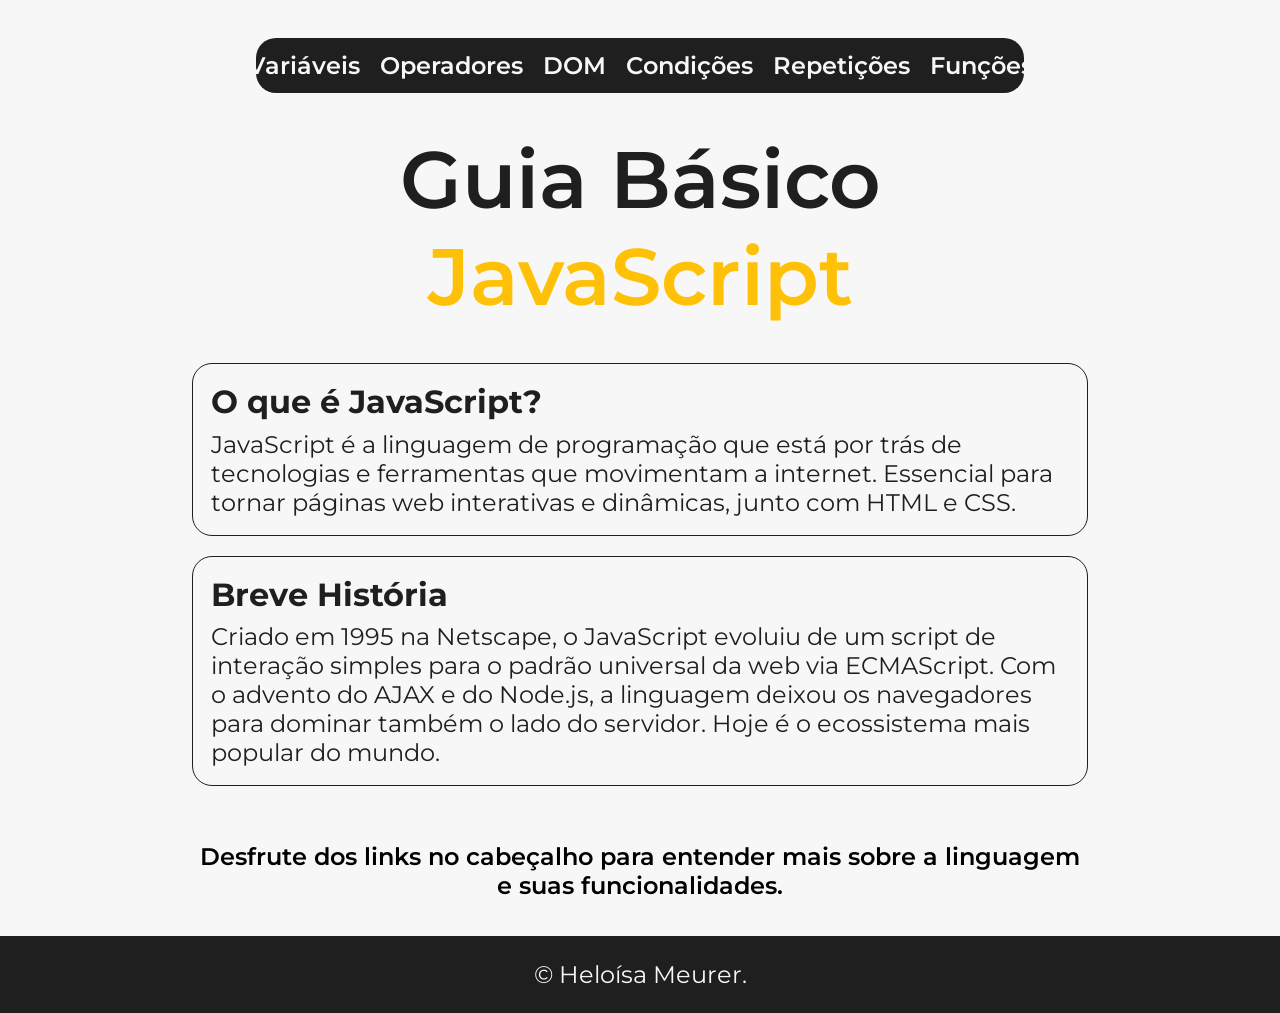
<file: index.html>
<!DOCTYPE html>
 <html lang="pt-br">
 <head>
    <meta charset="UTF-8">
    <meta http-equiv="X-UA-Compatible" content="IE=edge">
    <meta name="viewport" content="width=device-width, initial-scale=1.0">
    <link rel="shortcut icon" href="./img/icon-java.png" type="image/x-icon">
    <title>Guia Básico JavaScript</title>
    <link rel="stylesheet" href="./style/style.css">
 </head>
 <body>
    <header class="cabecalho">
        <nav class="cabecalho-menu">
            <a class="cabecalho-menu-link" href="./pages/variaveis.html">Variáveis</a>
            <a class="cabecalho-menu-link" href="./pages/operadores.html">Operadores</a>
            <a class="cabecalho-menu-link" href="./pages/dom.html">DOM</a>
            <a class="cabecalho-menu-link" href="./pages/condicoes.html">Condições</a>
            <a class="cabecalho-menu-link" href="./pages/repeticoes.html">Repetições</a>
            <a class="cabecalho-menu-link" href="./pages/funcoes.html">Funções</a>
        </nav>
    </header>

    <main class="apresentacao">
        <section class="apresentacao-conteudo">
            <h1 class="apresentacao-conteudo-titulo">Guia Básico <span class="apresentacao-conteudo-titulo-destaque">JavaScript</span></h1>
            <div>
                <h2 class="apresentacao-conteudo-subtitulo">O que é JavaScript?</h2>
                <p class="apresentacao-conteudo-texto">JavaScript é a linguagem de programação que está por trás de tecnologias e ferramentas que movimentam a internet. Essencial para tornar páginas web interativas e dinâmicas, junto com HTML e CSS.</p>
            </div>
            <div>
                <h2 class="apresentacao-conteudo-subtitulo">Breve História</h2>
                <p class="apresentacao-conteudo-texto">Criado em 1995 na Netscape, o JavaScript evoluiu de um script de interação simples para o padrão universal da web via ECMAScript. Com o advento do AJAX e do Node.js, a linguagem deixou os navegadores para dominar também o lado do servidor. Hoje é o ecossistema mais popular do mundo.</p>
            </div>
            <p class="apresentacao-conteudo-convite">Desfrute dos links no cabeçalho para entender mais sobre a linguagem e suas funcionalidades.</p>
        </section>
    </main>

    <footer class="rodape">
        <a class="rodape-link" href="https://github.com/meeuurer">© Heloísa Meurer.</a>
    </footer>

    <script src="./script/script.js"></script>
 </body>
 </html>
</file>
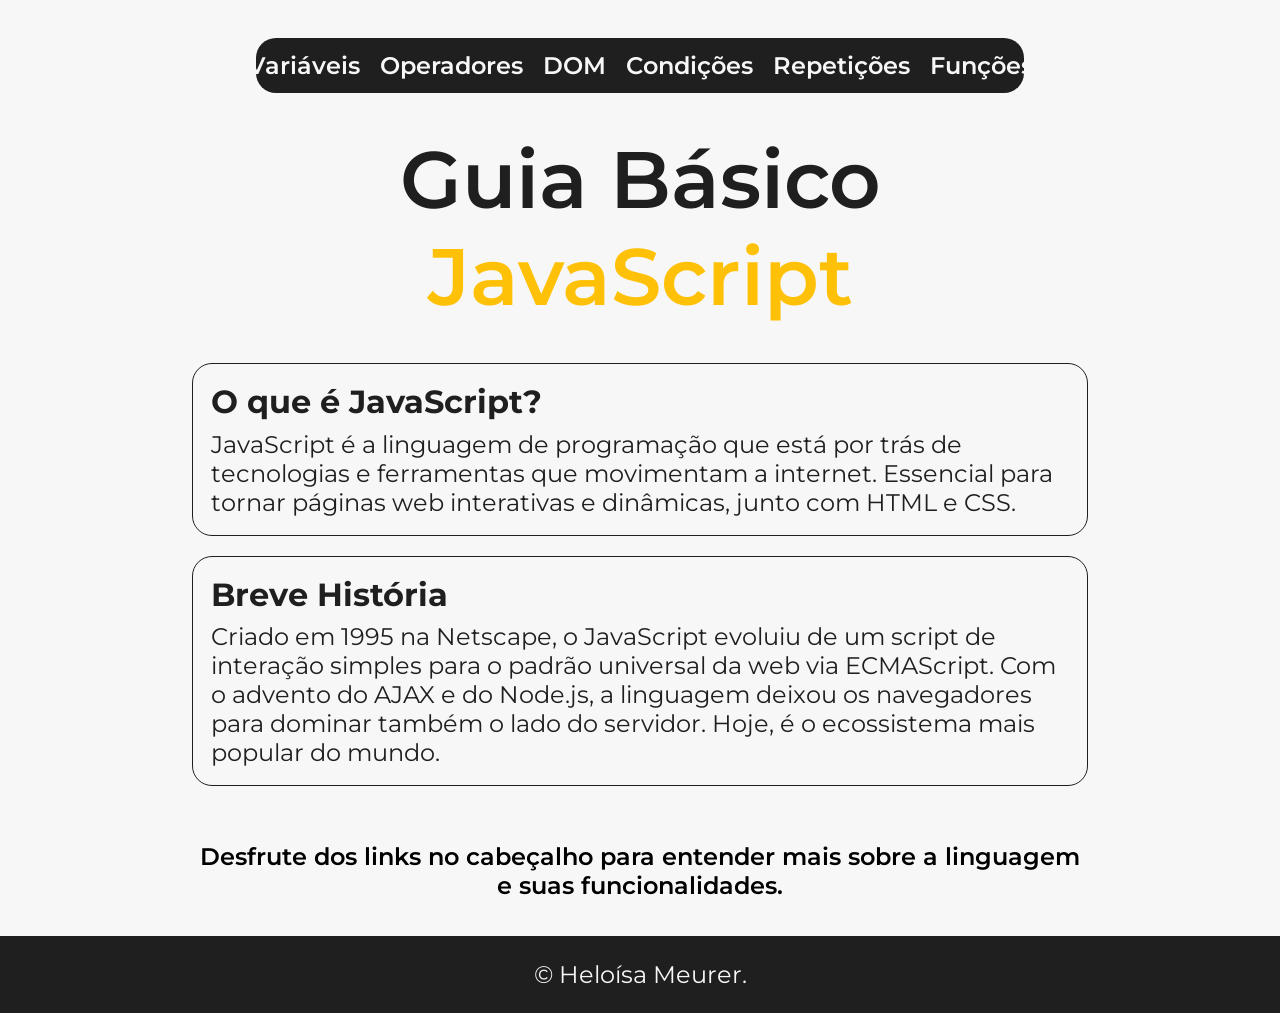
<file: pages/index.html>
<!DOCTYPE html>
 <html lang="pt-br">
 <head>
    <meta charset="UTF-8">
    <meta name="viewport" content="width=device-width, initial-scale=1.0">
    <link rel="shortcut icon" href="../img/icon-java.png" type="image/x-icon">
    <title>Guia Básico JavaScript</title>
    <link rel="stylesheet" href="../style/style.css">
 </head>
 <body>
    <header class="cabecalho">
        <nav class="cabecalho-menu">
            <a class="cabecalho-menu-link" href="variaveis.html">Variáveis</a>
            <a class="cabecalho-menu-link" href="operadores.html">Operadores</a>
            <a class="cabecalho-menu-link" href="dom.html">DOM</a>
            <a class="cabecalho-menu-link" href="condicoes.html">Condições</a>
            <a class="cabecalho-menu-link" href="repeticoes.html">Repetições</a>
            <a class="cabecalho-menu-link" href="funcoes.html">Funções</a>
        </nav>
    </header>

    <main class="apresentacao">
        <section class="apresentacao-conteudo">
            <h1 class="apresentacao-conteudo-titulo">Guia Básico <span class="apresentacao-conteudo-titulo-destaque">JavaScript</span></h1>
            <div>
                <h2 class="apresentacao-conteudo-subtitulo">O que é JavaScript?</h2>
                <p class="apresentacao-conteudo-texto">JavaScript é a linguagem de programação que está por trás de tecnologias e ferramentas que movimentam a internet. Essencial para tornar páginas web interativas e dinâmicas, junto com HTML e CSS.</p>
            </div>
            <div>
                <h2 class="apresentacao-conteudo-subtitulo">Breve História</h2>
                <p class="apresentacao-conteudo-texto">Criado em 1995 na Netscape, o JavaScript evoluiu de um script de interação simples para o padrão universal da web via ECMAScript. Com o advento do AJAX e do Node.js, a linguagem deixou os navegadores para dominar também o lado do servidor. Hoje, é o ecossistema mais popular do mundo.</p>
            </div>
            <p class="apresentacao-conteudo-convite">Desfrute dos links no cabeçalho para entender mais sobre a linguagem e suas funcionalidades.</p>
        </section>
    </main>

    <footer class="rodape">
        <a class="rodape-link" href="https://github.com/meeuurer">© Heloísa Meurer.</a>
    </footer>

    <script src="../script/script.js"></script>
 </body>
 </html>
</file>
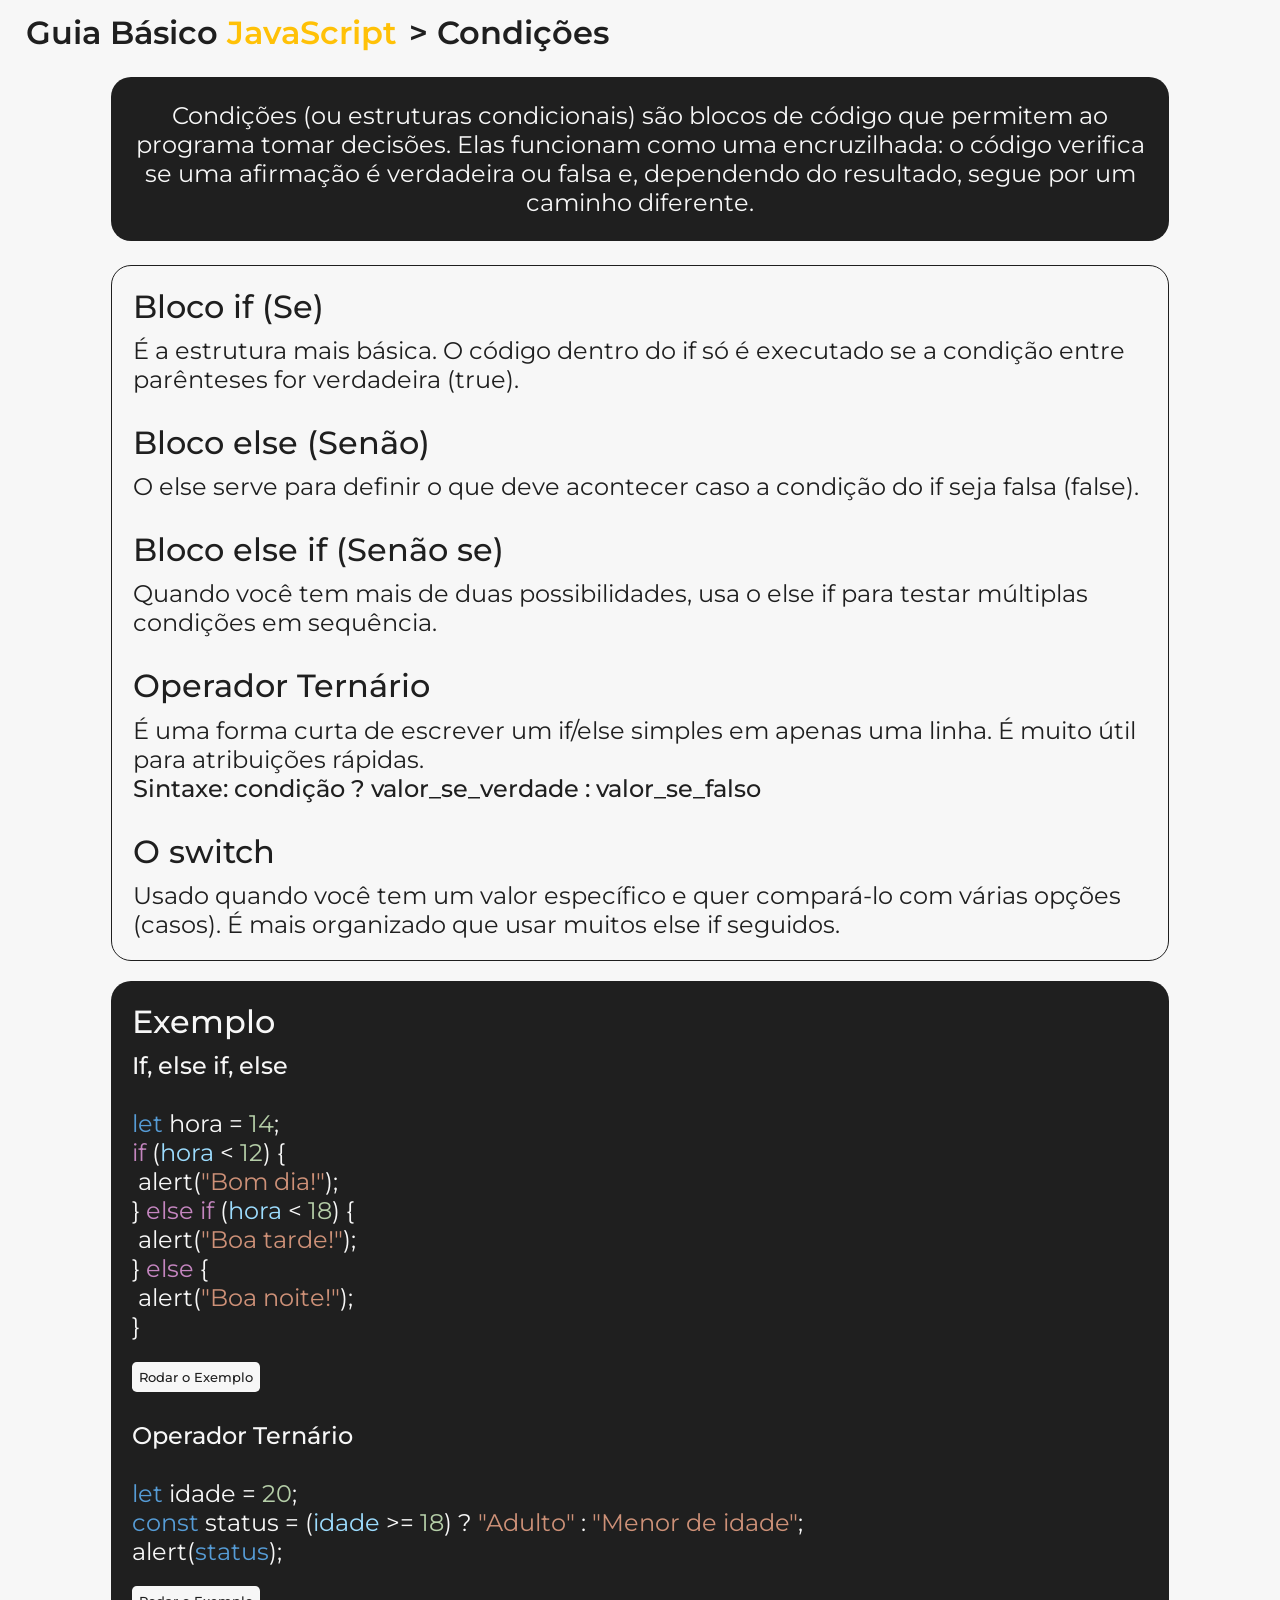
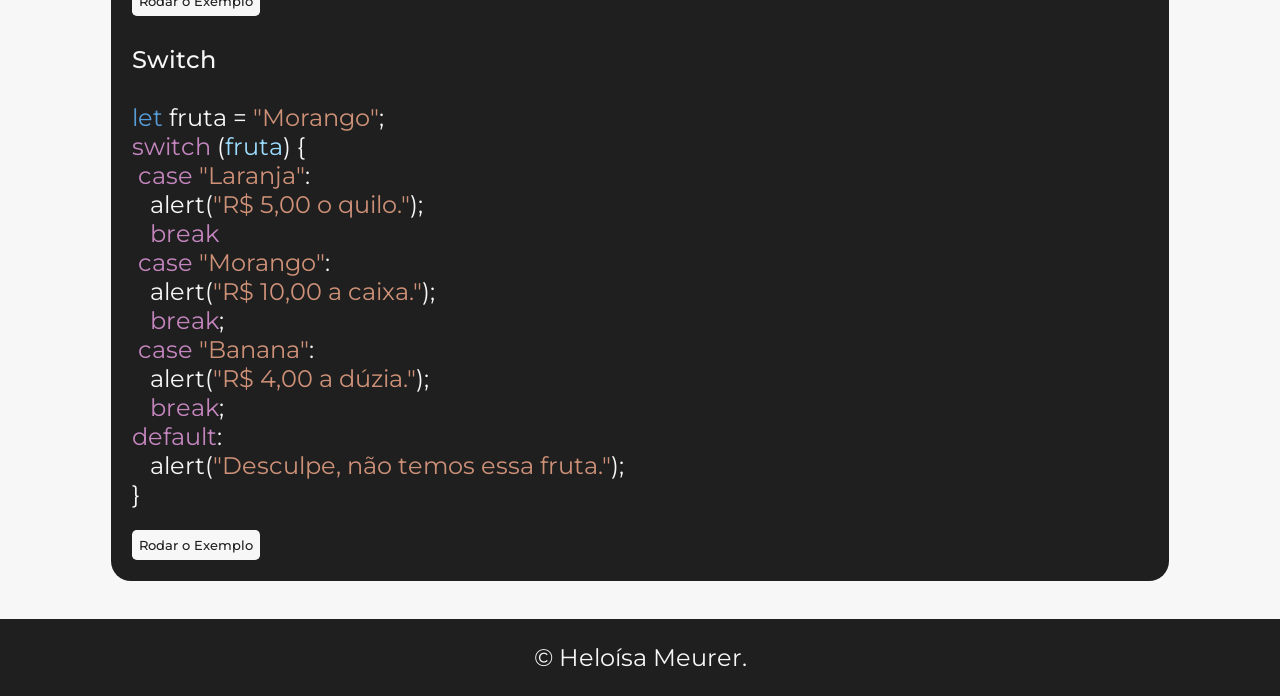
<file: pages/condicoes.html>
<!DOCTYPE html>
<html lang="pt-br">
<head>
    <meta charset="UTF-8">
    <meta http-equiv="X-UA-Compatible" content="IE=edge">
    <meta name="viewport" content="width=device-width, initial-scale=1.0">
    <title>Condições</title>
    <link rel="shortcut icon" href="../img/icon-java.png" type="image/x-icon">
    <link rel="stylesheet" href="../style/style2.css">
</head>
<body>
    <header class="cabecalho">
        <nav>
            <a href="../index.html" class="cabecalho-titulo-site">Guia Básico <span class="cabecalho-titulo-site-destaque">JavaScript</span></a>
        </nav>
        <h1 class="cabecalho-subtitulo-site">> Condições</h1>
    </header>
    
    <main class="apresentacao">
        <section class="apresentacao-sobre">
            <p>Condições (ou estruturas condicionais) são blocos de código que permitem ao programa tomar decisões. Elas funcionam como uma encruzilhada: o código verifica se uma afirmação é verdadeira ou falsa e, dependendo do resultado, segue por um caminho diferente.</p>
        </section>
        <section class="apresentacao-mais">
            <div class="apresentacao-conteudo-mais">
                <h2 class="apresentacao-conteudo-subtitulo">Bloco if (Se)</h2>
                <p>É a estrutura mais básica. O código dentro do if só é executado se a condição entre parênteses for verdadeira (true).</p>
                <br>
                <h2 class="apresentacao-conteudo-subtitulo">Bloco else (Senão)</h2>
                <p>O else serve para definir o que deve acontecer caso a condição do if seja falsa (false).</p>
                <br>
                <h2 class="apresentacao-conteudo-subtitulo">Bloco else if (Senão se)</h2>
                <p>Quando você tem mais de duas possibilidades, usa o else if para testar múltiplas condições em sequência.</p>
                <br>
                <h2 class="apresentacao-conteudo-subtitulo">Operador Ternário</h2>
                <p>É uma forma curta de escrever um if/else simples em apenas uma linha. É muito útil para atribuições rápidas.<br><strong>Sintaxe: condição ? valor_se_verdade : valor_se_falso</strong></p>
                <br>
                <h2 class="apresentacao-conteudo-subtitulo">O switch</h2>
                <p>Usado quando você tem um valor específico e quer compará-lo com várias opções (casos). É mais organizado que usar muitos else if seguidos.</p>
            </div>
            <div class="apresentacao-exemplo">
                <h2 class="apresentacao-conteudo-subtitulo">Exemplo</h2>
                <p><strong>If, else if, else</strong></p>
                <br>
                <p>
                    <span class="apresentacao-exemplo-var">let</span> hora = <span class="apresentacao-exemplo-numero">14</span>;<br>
                    <span class="apresentacao-exemplo-comando">if</span> (<span class="apresentacao-exemplo-var-outro">hora</span> < <span class="apresentacao-exemplo-numero">12</span>) {<br>
                    &nbsp;alert(<span class="apresentacao-exemplo-string">"Bom dia!"</span>);<br>
                    } <span class="apresentacao-exemplo-comando">else if</span> (<span class="apresentacao-exemplo-var-outro">hora</span> < <span class="apresentacao-exemplo-numero">18</span>) {<br>
                    &nbsp;alert(<span class="apresentacao-exemplo-string">"Boa tarde!"</span>);<br>
                    } <span class="apresentacao-exemplo-comando">else</span> {<br>
                    &nbsp;alert(<span class="apresentacao-exemplo-string">"Boa noite!"</span>);<br>
                    }
                </p>
                <input type="button" value="Rodar o Exemplo" onclick="exemploIfElse()">
                <br><br>
                <p><strong>Operador Ternário</strong></p>
                <br>
                <p>
                    <span class="apresentacao-exemplo-var">let</span> idade = <span class="apresentacao-exemplo-numero">20</span>;<br>
                    <span class="apresentacao-exemplo-var">const</span> status = (<span class="apresentacao-exemplo-var-outro">idade</span> >= <span class="apresentacao-exemplo-numero">18</span>) ? <span class="apresentacao-exemplo-string">"Adulto"</span> : <span class="apresentacao-exemplo-string">"Menor de idade"</span>;<br>
                    alert(<span class="apresentacao-exemplo-var">status</span>);
                </p>
                <input type="button" value="Rodar o Exemplo" onclick="exemploTernario()">
                <br><br>
                <p><strong>Switch</strong></p>
                <br>
                <p>
                    <span class="apresentacao-exemplo-var">let</span> fruta = <span class="apresentacao-exemplo-string">"Morango"</span>;<br>
                    <span class="apresentacao-exemplo-comando">switch</span> (<span class="apresentacao-exemplo-var-outro">fruta</span>) {<br>
                    &nbsp;<span class="apresentacao-exemplo-comando">case</span> <span class="apresentacao-exemplo-string">"Laranja"</span>:<br>
                    &nbsp;&nbsp;&nbsp;alert(<span class="apresentacao-exemplo-string">"R$ 5,00 o quilo."</span>);<br>
                    &nbsp;&nbsp;&nbsp;<span class="apresentacao-exemplo-comando">break</span><br>
                    &nbsp;<span class="apresentacao-exemplo-comando">case</span> <span class="apresentacao-exemplo-string">"Morango"</span>:<br>
                    &nbsp;&nbsp;&nbsp;alert(<span class="apresentacao-exemplo-string">"R$ 10,00 a caixa."</span>);<br>
                    &nbsp;&nbsp;&nbsp;<span class="apresentacao-exemplo-comando">break</span>;<br>
                    &nbsp;<span class="apresentacao-exemplo-comando">case</span> <span class="apresentacao-exemplo-string">"Banana"</span>:<br>
                    &nbsp;&nbsp;&nbsp;alert(<span class="apresentacao-exemplo-string">"R$ 4,00 a dúzia."</span>);<br>
                    &nbsp;&nbsp;&nbsp;<span class="apresentacao-exemplo-comando">break</span>;<br>
                    <span class="apresentacao-exemplo-comando">default</span>:<br>
                    &nbsp;&nbsp;&nbsp;alert(<span class="apresentacao-exemplo-string">"Desculpe, não temos essa fruta."</span>);<br>
                    }
                </p>
                <input type="button" value="Rodar o Exemplo" onclick="exemploSwitch()">
            </div>
        </section>
    </main>

    <footer class="rodape">
        <a class="rodape-link" href="https://github.com/meeuurer">© Heloísa Meurer.</a>
    </footer>
    <script src="../script/script.js"></script>
</body>
</html>
</file>
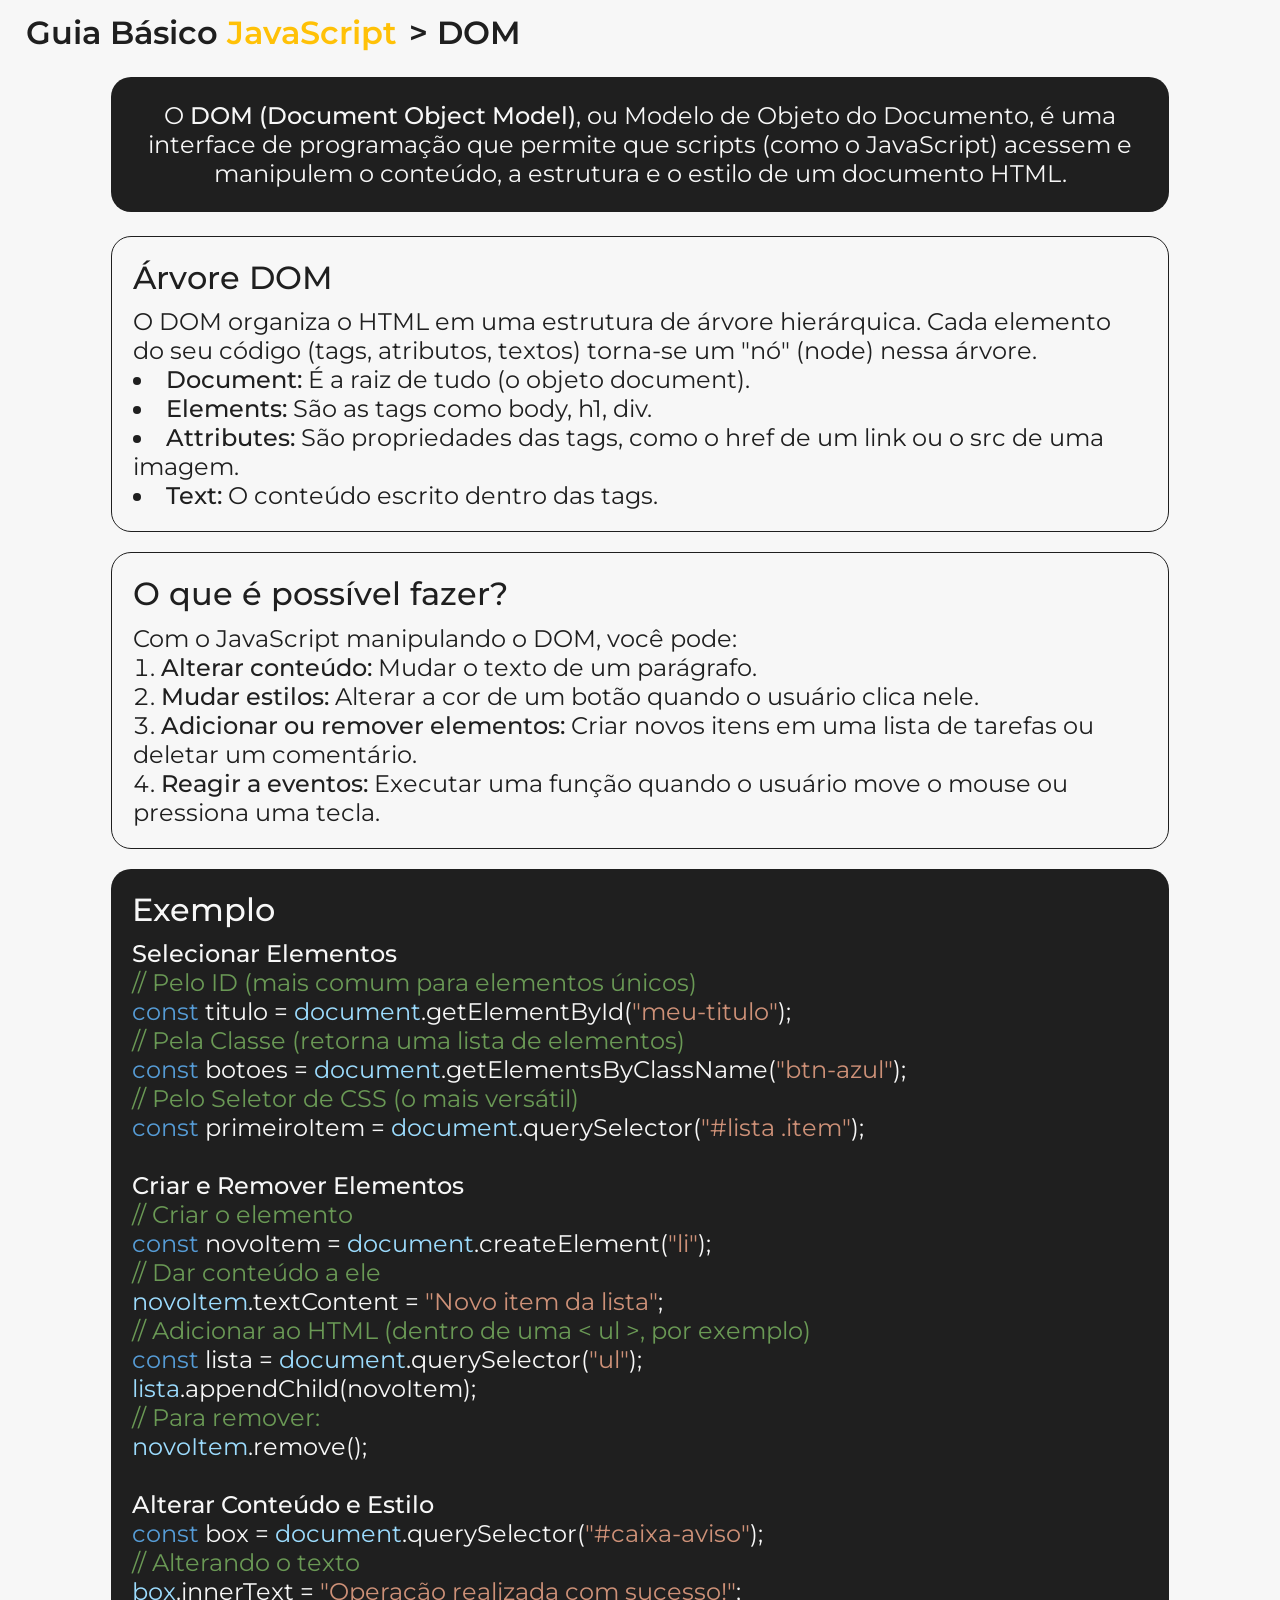
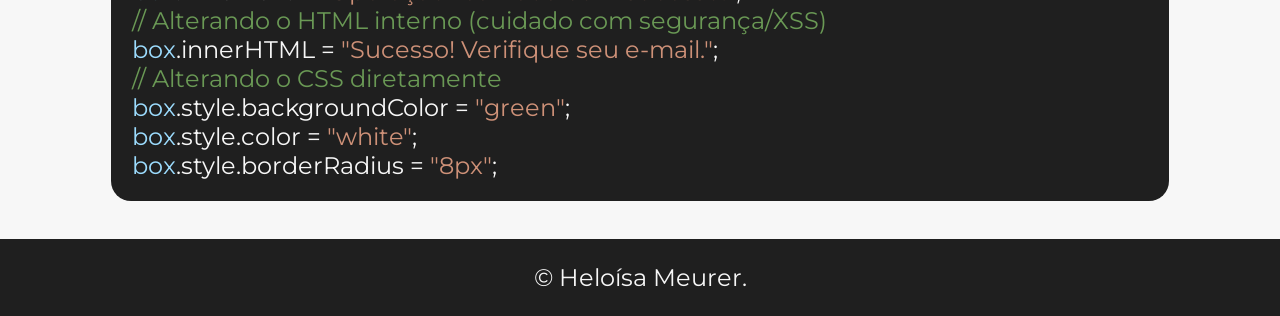
<file: pages/dom.html>
<!DOCTYPE html>
<html lang="pt-br">
<head>
    <meta charset="UTF-8">
    <meta http-equiv="X-UA-Compatible" content="IE=edge">
    <meta name="viewport" content="width=device-width, initial-scale=1.0">
    <title>DOM</title>
    <link rel="shortcut icon" href="../img/icon-java.png" type="image/x-icon">
    <link rel="stylesheet" href="../style/style2.css">
</head>
<body>
    <header class="cabecalho">
        <nav>
            <a href="../index.html" class="cabecalho-titulo-site">Guia Básico <span class="cabecalho-titulo-site-destaque">JavaScript</span></a>
        </nav>
        <h1 class="cabecalho-subtitulo-site">> DOM</h1>
    </header>
    
    <main class="apresentacao">
        <section class="apresentacao-sobre">
            <p>O <strong>DOM (Document Object Model)</strong>, ou Modelo de Objeto do Documento, é uma interface de programação que permite que scripts (como o JavaScript) acessem e manipulem o conteúdo, a estrutura e o estilo de um documento HTML.</p>
        </section>
        <section class="apresentacao-mais">
            <div class="apresentacao-conteudo-mais">
                <h2 class="apresentacao-conteudo-subtitulo">Árvore DOM</h2>
                <p>O DOM organiza o HTML em uma estrutura de árvore hierárquica. Cada elemento do seu código (tags, atributos, textos) torna-se um "nó" (node) nessa árvore.</p>
                    <ul>
                        <li><strong>Document:</strong> É a raiz de tudo (o objeto document).</li>
                        <li><strong>Elements:</strong> São as tags como body, h1, div.</li>
                        <li><strong>Attributes:</strong> São propriedades das tags, como o href de um link ou o src de uma imagem.</li>
                        <li><strong>Text:</strong> O conteúdo escrito dentro das tags.</li>
                    </ul>
            </div>
            <div class="apresentacao-conteudo-mais">
                <h2 class="apresentacao-conteudo-subtitulo">O que é possível fazer?</h2>
                <p>Com o JavaScript manipulando o DOM, você pode:</p>
                    <ol>
                        <li><strong>Alterar conteúdo:</strong> Mudar o texto de um parágrafo.</li>
                        <li><strong>Mudar estilos:</strong> Alterar a cor de um botão quando o usuário clica nele.</li>
                        <li><strong>Adicionar ou remover elementos:</strong> Criar novos itens em uma lista de tarefas ou deletar um comentário.</li>
                        <li><strong>Reagir a eventos:</strong> Executar uma função quando o usuário move o mouse ou pressiona uma tecla.</li>
                    </ol>
            </div>
            <div class="apresentacao-exemplo">
                <h2 class="apresentacao-conteudo-subtitulo">Exemplo</h2>
                <p><strong>Selecionar Elementos</strong></p>
                <p>
                    <span class="apresentacao-exemplo-comentario">// Pelo ID (mais comum para elementos únicos)</span><br>
                    <span class="apresentacao-exemplo-var">const</span> titulo = <span class="apresentacao-exemplo-var-outro">document</span>.getElementById(<span class="apresentacao-exemplo-string">"meu-titulo"</span>);<br>
                    <span class="apresentacao-exemplo-comentario">// Pela Classe (retorna uma lista de elementos)</span><br>
                    <span class="apresentacao-exemplo-var">const</span> botoes = <span class="apresentacao-exemplo-var-outro">document</span>.getElementsByClassName(<span class="apresentacao-exemplo-string">"btn-azul"</span>);<br>
                    <span class="apresentacao-exemplo-comentario">// Pelo Seletor de CSS (o mais versátil)</span><br>
                    <span class="apresentacao-exemplo-var">const</span> primeiroItem = <span class="apresentacao-exemplo-var-outro">document</span>.querySelector(<span class="apresentacao-exemplo-string">"#lista .item"</span>);
                </p>
                <br>
                <p><strong>Criar e Remover Elementos</strong></p>
                <p>
                    <span class="apresentacao-exemplo-comentario">// Criar o elemento</span><br>
                    <span class="apresentacao-exemplo-var">const</span> novoItem = <span class="apresentacao-exemplo-var-outro">document</span>.createElement(<span class="apresentacao-exemplo-string">"li"</span>);<br>
                    <span class="apresentacao-exemplo-comentario">// Dar conteúdo a ele</span><br>
                    <span class="apresentacao-exemplo-var-outro">novoItem</span>.textContent = <span class="apresentacao-exemplo-string">"Novo item da lista"</span>;<br>
                    <span class="apresentacao-exemplo-comentario">// Adicionar ao HTML (dentro de uma < ul >, por exemplo)</span><br>
                    <span class="apresentacao-exemplo-var">const</span> lista = <span class="apresentacao-exemplo-var-outro">document</span>.querySelector(<span class="apresentacao-exemplo-string">"ul"</span>);<br>
                    <span class="apresentacao-exemplo-var-outro">lista</span>.appendChild(novoItem);<br>
                    <span class="apresentacao-exemplo-comentario">// Para remover:</span><br>
                    <span class="apresentacao-exemplo-var-outro">novoItem</span>.remove();
                </p>
                <br>
                <p><strong>Alterar Conteúdo e Estilo</strong></p>
                <p>
                    <span class="apresentacao-exemplo-var">const</span> box = <span class="apresentacao-exemplo-var-outro">document</span>.querySelector(<span class="apresentacao-exemplo-string">"#caixa-aviso"</span>);<br>
                    <span class="apresentacao-exemplo-comentario">// Alterando o texto</span><br>
                    <span class="apresentacao-exemplo-var-outro">box</span>.innerText = <span class="apresentacao-exemplo-string">"Operação realizada com sucesso!"</span>;<br>
                    <span class="apresentacao-exemplo-comentario">// Alterando o HTML interno (cuidado com segurança/XSS)</span><br>
                    <span class="apresentacao-exemplo-var-outro">box</span>.innerHTML = <span class="apresentacao-exemplo-string">"Sucesso! Verifique seu e-mail."</span>;<br>
                    <span class="apresentacao-exemplo-comentario">// Alterando o CSS diretamente</span><br>
                    <span class="apresentacao-exemplo-var-outro">box</span>.style.backgroundColor = <span class="apresentacao-exemplo-string">"green"</span>;<br>
                    <span class="apresentacao-exemplo-var-outro">box</span>.style.color = <span class="apresentacao-exemplo-string">"white"</span>;<br>
                    <span class="apresentacao-exemplo-var-outro">box</span>.style.borderRadius = <span class="apresentacao-exemplo-string">"8px"</span>;
                </p>
            </div>
        </section>
    </main>

    <footer class="rodape">
        <a class="rodape-link" href="https://github.com/meeuurer">© Heloísa Meurer.</a>
    </footer>
    <script src="../script/script.js"></script>
</body>
</html>
</file>
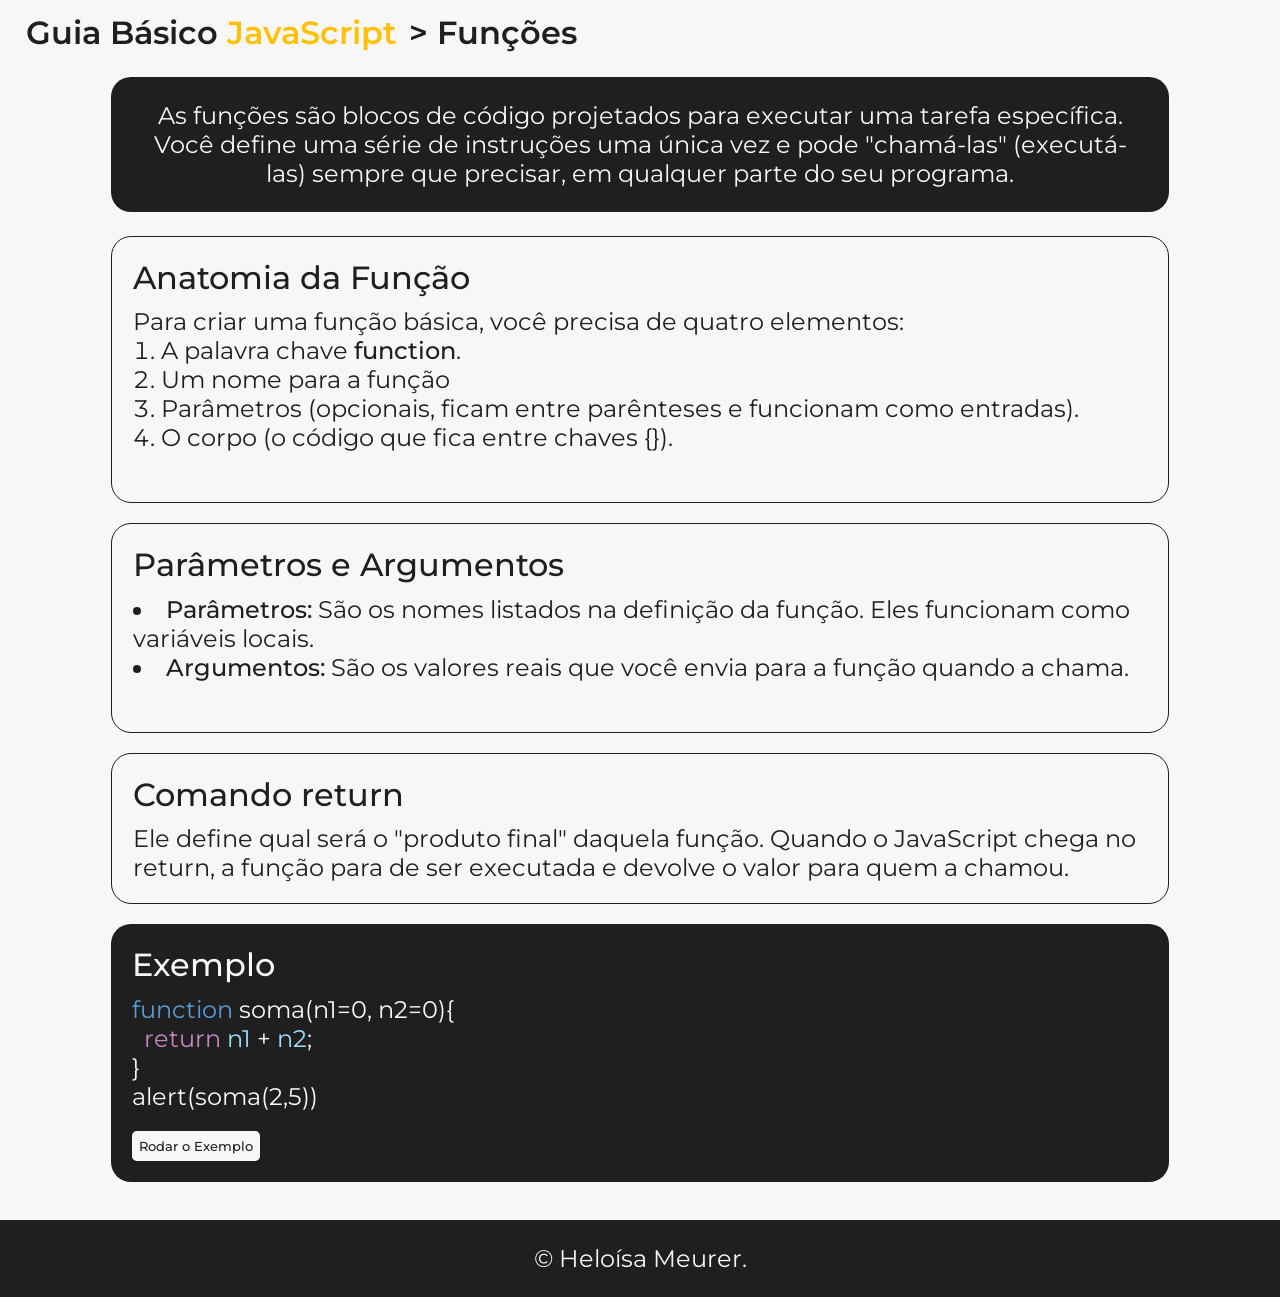
<file: pages/funcoes.html>
<!DOCTYPE html>
<html lang="pt-br">
<head>
    <meta charset="UTF-8">
    <meta http-equiv="X-UA-Compatible" content="IE=edge">
    <meta name="viewport" content="width=device-width, initial-scale=1.0">
    <title>Funções</title>
    <link rel="shortcut icon" href="../img/icon-java.png" type="image/x-icon">
    <link rel="stylesheet" href="../style/style2.css">
</head>
<body>
    <header class="cabecalho">
        <nav>
            <a href="../index.html" class="cabecalho-titulo-site">Guia Básico <span class="cabecalho-titulo-site-destaque">JavaScript</span></a>
        </nav>
        <h1 class="cabecalho-subtitulo-site">> Funções</h1>
    </header>
    
    <main class="apresentacao">
        <section class="apresentacao-sobre">
            <p>As funções são blocos de código projetados para executar uma tarefa específica. Você define uma série de instruções uma única vez e pode "chamá-las" (executá-las) sempre que precisar, em qualquer parte do seu programa.</p>
        </section>
        <section class="apresentacao-mais">
            <div class="apresentacao-conteudo-mais">
                <h2 class="apresentacao-conteudo-subtitulo">Anatomia da Função</h2>
                <p>Para criar uma função básica, você precisa de quatro elementos:</p>
                    <ol>
                        <li>A palavra chave <strong>function</strong>.</li>
                        <li>Um nome para a função</li>
                        <li>Parâmetros (opcionais, ficam entre parênteses e funcionam como entradas).</li>
                        <li>O corpo (o código que fica entre chaves {}).</li>
                    </ol>
                <br>
            </div>
            <div class="apresentacao-conteudo-mais">
                <h2 class="apresentacao-conteudo-subtitulo">Parâmetros e Argumentos</h2>
                    <ul>
                        <li><strong>Parâmetros:</strong> São os nomes listados na definição da função. Eles funcionam como variáveis locais.</li>
                        <li><strong>Argumentos:</strong> São os valores reais que você envia para a função quando a chama.</li>
                    </ul>
                <br>
            </div>
            <div class="apresentacao-conteudo-mais">
                <h2 class="apresentacao-conteudo-subtitulo">Comando return</h2>
                <p>Ele define qual será o "produto final" daquela função. Quando o JavaScript chega no return, a função para de ser executada e devolve o valor para quem a chamou.</p>
            </div>
            <div class="apresentacao-exemplo">
                <h2 class="apresentacao-conteudo-subtitulo">Exemplo</h2>
                <p>
                    <span class="apresentacao-exemplo-var">function</span> soma(n1=0, n2=0){<br>
                    &nbsp;&nbsp;<span class="apresentacao-exemplo-comando">return</span> <span class="apresentacao-exemplo-var-outro">n1</span> + <span class="apresentacao-exemplo-var-outro">n2</span>;<br>
                    }<br>
                    alert(soma(2,5))
                </p>
                <input type="button" value="Rodar o Exemplo" onclick="exemploFuncao()">
            </div>
        </section>
    </main>

    <footer class="rodape">
        <a class="rodape-link" href="https://github.com/meeuurer">© Heloísa Meurer.</a>
    </footer>
    <script src="../script/script.js"></script>
</body>
</html>
</file>
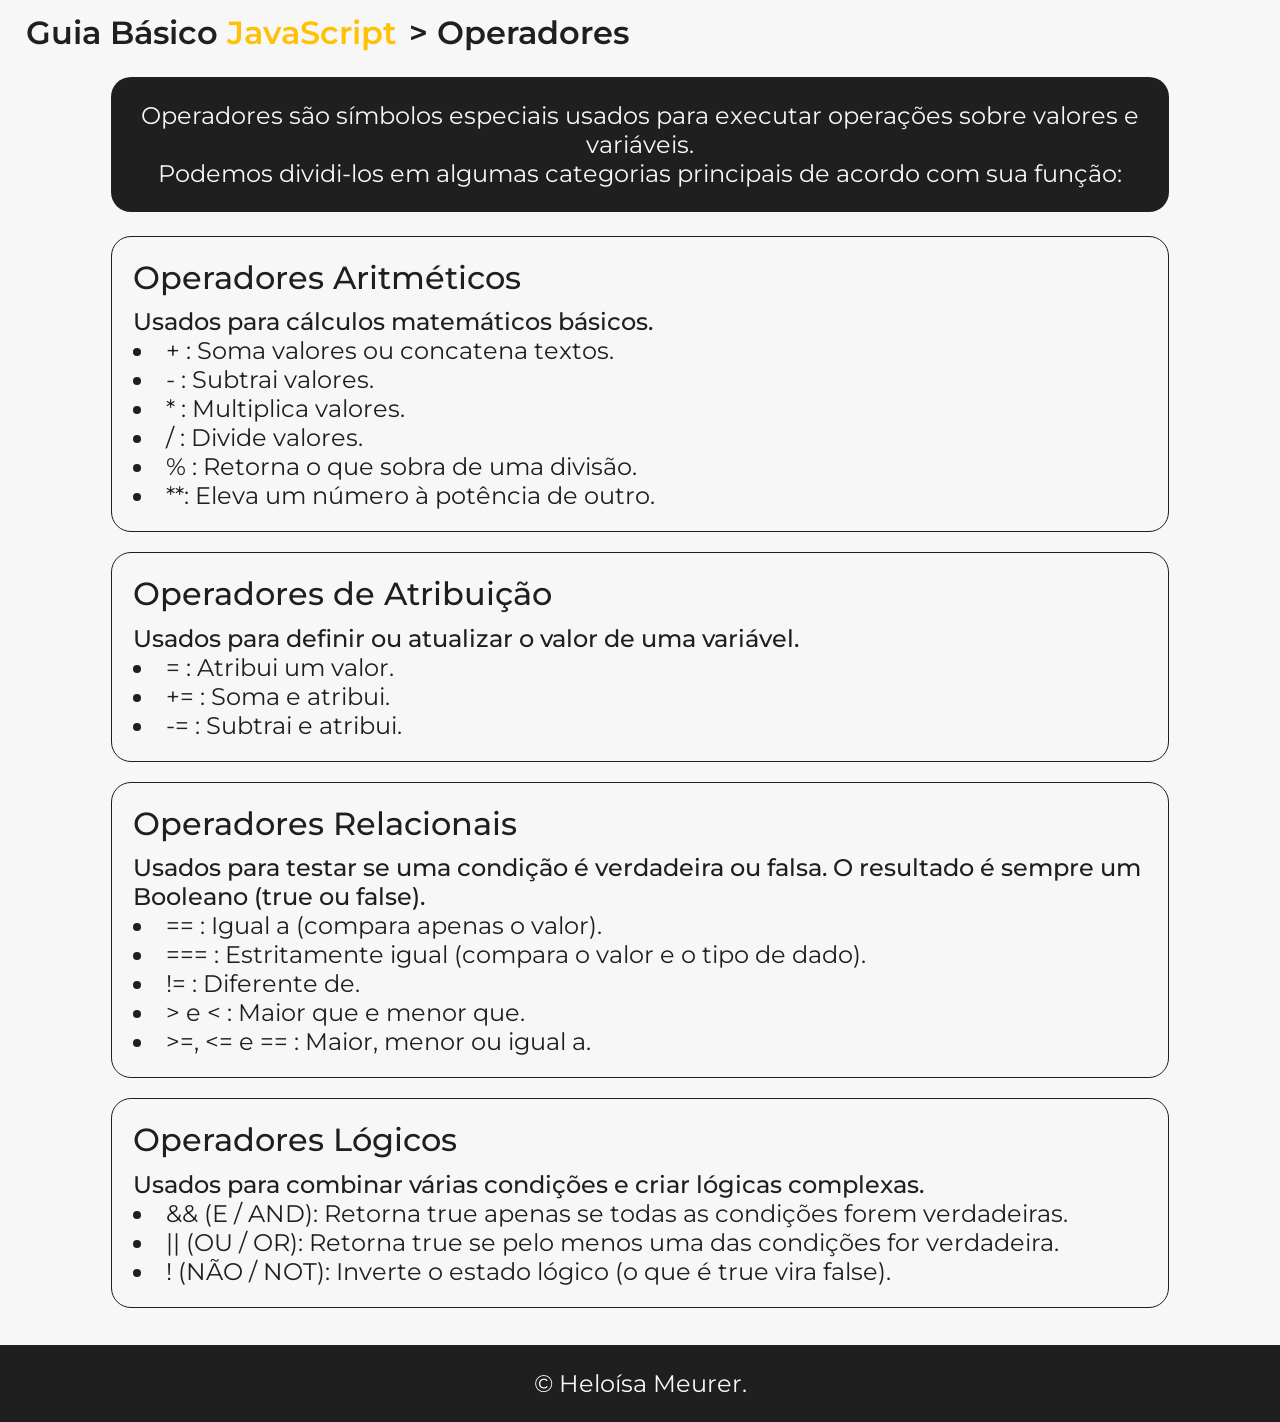
<file: pages/operadores.html>
<!DOCTYPE html>
<html lang="pt-br">
<head>
    <meta charset="UTF-8">
    <meta http-equiv="X-UA-Compatible" content="IE=edge">
    <meta name="viewport" content="width=device-width, initial-scale=1.0">
    <title>Operadores</title>
    <link rel="shortcut icon" href="../img/icon-java.png" type="image/x-icon">
    <link rel="stylesheet" href="../style/style2.css">
</head>
<body>
    <header class="cabecalho">
        <nav>
            <a href="../index.html" class="cabecalho-titulo-site">Guia Básico <span class="cabecalho-titulo-site-destaque">JavaScript</span></a>
        </nav>
        <h1 class="cabecalho-subtitulo-site">> Operadores</h1>
    </header>

    <main class="apresentacao">
        <section class="apresentacao-sobre">
                <p>Operadores são símbolos especiais usados para executar operações sobre valores e variáveis.<br>Podemos dividi-los em algumas categorias principais de acordo com sua função:</p>
        </section>
        <section class="apresentacao-mais">
            <div class="apresentacao-conteudo-mais">
                <h2 class="apresentacao-conteudo-subtitulo">Operadores Aritméticos</h2>
                <p><strong>Usados para cálculos matemáticos básicos.</strong></p>
                <ul>
                    <li>+ : Soma valores ou concatena textos.</li>
                    <li>- : Subtrai valores.</li>
                    <li>* : Multiplica valores.</li>
                    <li>/ : Divide valores.</li>
                    <li>% : Retorna o que sobra de uma divisão.</li>
                    <li>**: Eleva um número à potência de outro.</li>
                </ul>
            </div>
            <div class="apresentacao-conteudo-mais">
                <h2 class="apresentacao-conteudo-subtitulo">Operadores de Atribuição</h2>
                <p><strong>Usados para definir ou atualizar o valor de uma variável.</strong></p>
                <ul>
                    <li>= : Atribui um valor.</li>
                    <li>+= : Soma e atribui.</li>
                    <li>-= : Subtrai e atribui.</li>
                </ul>
            </div>
            <div class="apresentacao-conteudo-mais">
                <h2 class="apresentacao-conteudo-subtitulo">Operadores Relacionais</h2>
                <p><strong>Usados para testar se uma condição é verdadeira ou falsa. O resultado é sempre um Booleano (true ou false).</strong></p>
                <ul>
                    <li>== : Igual a (compara apenas o valor).</li>
                    <li>=== : Estritamente igual (compara o valor e o tipo de dado).</li>
                    <li>!= : Diferente de.</li>
                    <li>> e < : Maior que e menor que.</li>
                    <li>>=, <= e == : Maior, menor ou igual a.</li>
                </ul>
            </div>
            <div class="apresentacao-conteudo-mais">
                <h2 class="apresentacao-conteudo-subtitulo">Operadores Lógicos</h2>
                <p><strong>Usados para combinar várias condições e criar lógicas complexas.</strong></p>
                <ul>
                    <li>&& (E / AND): Retorna true apenas se todas as condições forem verdadeiras.</li>
                    <li>|| (OU / OR): Retorna true se pelo menos uma das condições for verdadeira.</li>
                    <li>! (NÃO / NOT): Inverte o estado lógico (o que é true vira false).</li>
                </ul>
            </div>
        </section>
    </main>

    <footer class="rodape">
        <a class="rodape-link" href="https://github.com/meeuurer">© Heloísa Meurer.</a>
    </footer>
    <script src="../script/script.js"></script>
</body>
</html>
</file>
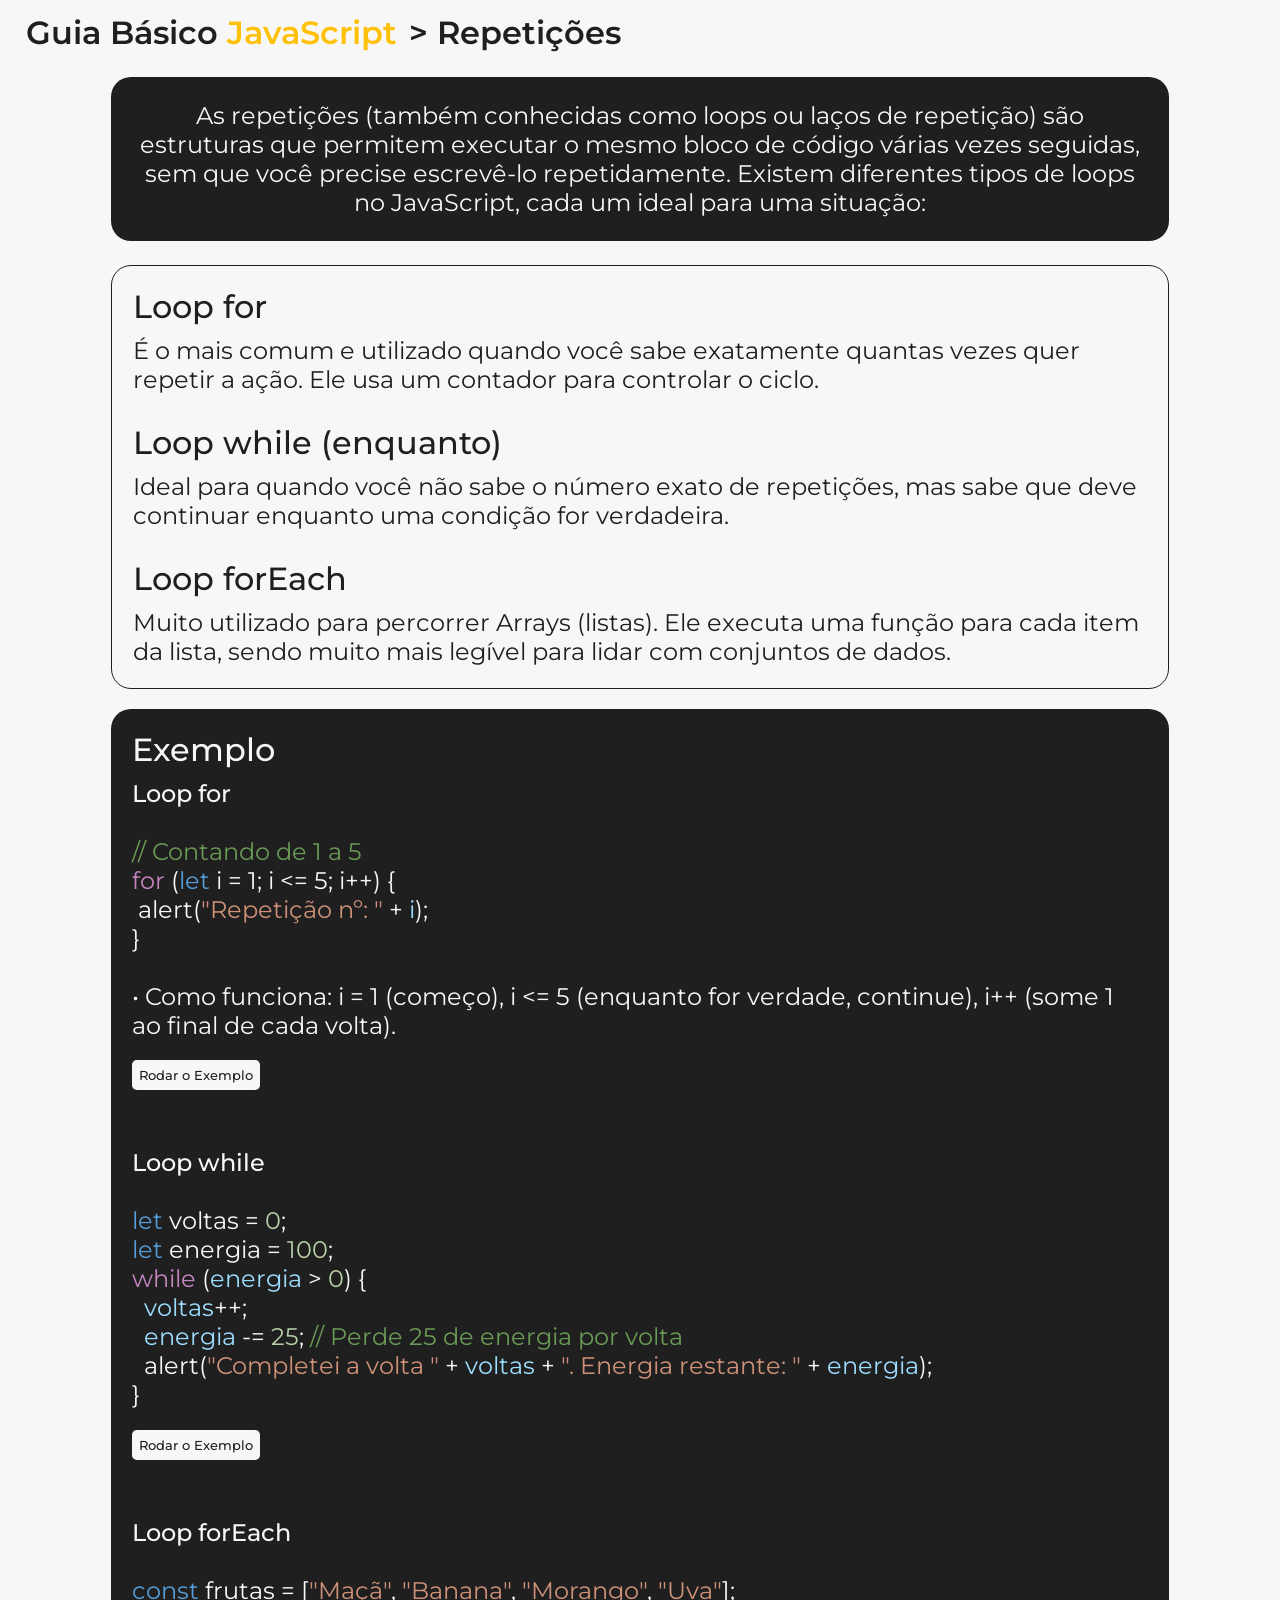
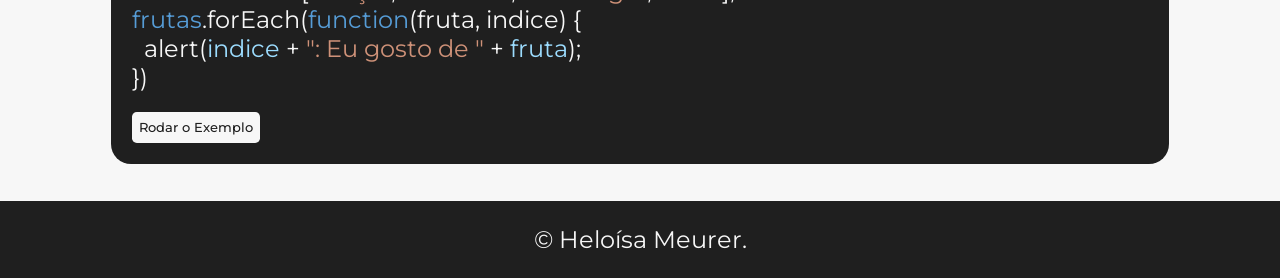
<file: pages/repeticoes.html>
<!DOCTYPE html>
<html lang="pt-br">
<head>
    <meta charset="UTF-8">
    <meta http-equiv="X-UA-Compatible" content="IE=edge">
    <meta name="viewport" content="width=device-width, initial-scale=1.0">
    <title>Repetições</title>
    <link rel="shortcut icon" href="../img/icon-java.png" type="image/x-icon">
    <link rel="stylesheet" href="../style/style2.css">
</head>
<body>
    <header class="cabecalho">
        <nav>
            <a href="../index.html" class="cabecalho-titulo-site">Guia Básico <span class="cabecalho-titulo-site-destaque">JavaScript</span></a>
        </nav>
        <h1 class="cabecalho-subtitulo-site">> Repetições</h1>
    </header>
    
    <main class="apresentacao">
        <section class="apresentacao-sobre">
            <p>As repetições (também conhecidas como loops ou laços de repetição) são estruturas que permitem executar o mesmo bloco de código várias vezes seguidas, sem que você precise escrevê-lo repetidamente. Existem diferentes tipos de loops no JavaScript, cada um ideal para uma situação:</p>
        </section>
        <section class="apresentacao-mais">
            <div class="apresentacao-conteudo-mais">
                <h2 class="apresentacao-conteudo-subtitulo">Loop for</h2>
                <p>É o mais comum e utilizado quando você sabe exatamente quantas vezes quer repetir a ação. Ele usa um contador para controlar o ciclo.</p>
                <br>
                <h2 class="apresentacao-conteudo-subtitulo">Loop while (enquanto)</h2>
                <p>Ideal para quando você não sabe o número exato de repetições, mas sabe que deve continuar enquanto uma condição for verdadeira.</p>
                <br>
                <h2 class="apresentacao-conteudo-subtitulo">Loop forEach</h2>
                <p>Muito utilizado para percorrer Arrays (listas). Ele executa uma função para cada item da lista, sendo muito mais legível para lidar com conjuntos de dados.</p>
            </div>
            <div class="apresentacao-exemplo">
                <h2 class="apresentacao-conteudo-subtitulo">Exemplo</h2>
                <p><strong>Loop for</strong></p>
                <br>
                <p>
                    <span class="apresentacao-exemplo-comentario">// Contando de 1 a 5</span><br>
                    <span class="apresentacao-exemplo-comando">for</span> (<span class="apresentacao-exemplo-var">let</span> i = 1; i <= 5; i++) {<br>
                    &nbsp;alert(<span class="apresentacao-exemplo-string">"Repetição nº: "</span> + <span class="apresentacao-exemplo-var-outro">i</span>);<br>
                    }
                    <br><br>
                    <p>• Como funciona: i = 1 (começo), i <= 5 (enquanto for verdade, continue), i++ (some 1 ao final de cada volta).</p>
                    <input type="button" value="Rodar o Exemplo" onclick="exemploFor()">
                </p>
                <br><br>
                <p><strong>Loop while</strong></p>
                <br>
                <p>
                    <span class="apresentacao-exemplo-var">let</span> voltas = <span class="apresentacao-exemplo-numero">0</span>; <br>
                    <span class="apresentacao-exemplo-var">let</span> energia = <span class="apresentacao-exemplo-numero">100</span>;<br>
                    <span class="apresentacao-exemplo-comando">while</span> (<span class="apresentacao-exemplo-var-outro">energia</span> > <span class="apresentacao-exemplo-numero">0</span>) {<br>
                    &nbsp;&nbsp;<span class="apresentacao-exemplo-var-outro">voltas</span>++;<br>
                    &nbsp;&nbsp;<span class="apresentacao-exemplo-var-outro">energia</span> -= <span class="apresentacao-exemplo-numero">25</span>; <span class="apresentacao-exemplo-comentario">// Perde 25 de energia por volta</span><br>
                    &nbsp;&nbsp;alert(<span class="apresentacao-exemplo-string">"Completei a volta "</span> + <span class="apresentacao-exemplo-var-outro">voltas</span> + <span class="apresentacao-exemplo-string">". Energia restante: "</span> + <span class="apresentacao-exemplo-var-outro">energia</span>);<br>
                    }<br>
                    <input type="button" value="Rodar o Exemplo" onclick="exemploWhile()">
                </p>
                <br><br>
                <p><strong>Loop forEach</strong></p>
                <br>
                <p>
                    <span class="apresentacao-exemplo-var">const</span> frutas = [<span class="apresentacao-exemplo-string">"Maçã"</span>, <span class="apresentacao-exemplo-string">"Banana"</span>, <span class="apresentacao-exemplo-string">"Morango"</span>, <span class="apresentacao-exemplo-string">"Uva"</span>];<br>
                    <span class="apresentacao-exemplo-var">frutas</span>.forEach(<span class="apresentacao-exemplo-var">function</span>(fruta, indice) {<br>
                    &nbsp;&nbsp;alert(<span class="apresentacao-exemplo-var-outro">indice</span> + <span class="apresentacao-exemplo-string">": Eu gosto de "</span> + <span class="apresentacao-exemplo-var-outro">fruta</span>);<br>
                    })<br>
                    <input type="button" value="Rodar o Exemplo" onclick="exemploEach()">
                </p>
            </div>
        </section>
    </main>

    <footer class="rodape">
        <a class="rodape-link" href="https://github.com/meeuurer">© Heloísa Meurer.</a>
    </footer>
    <script src="../script/script.js"></script>
</body>
</html>
</file>
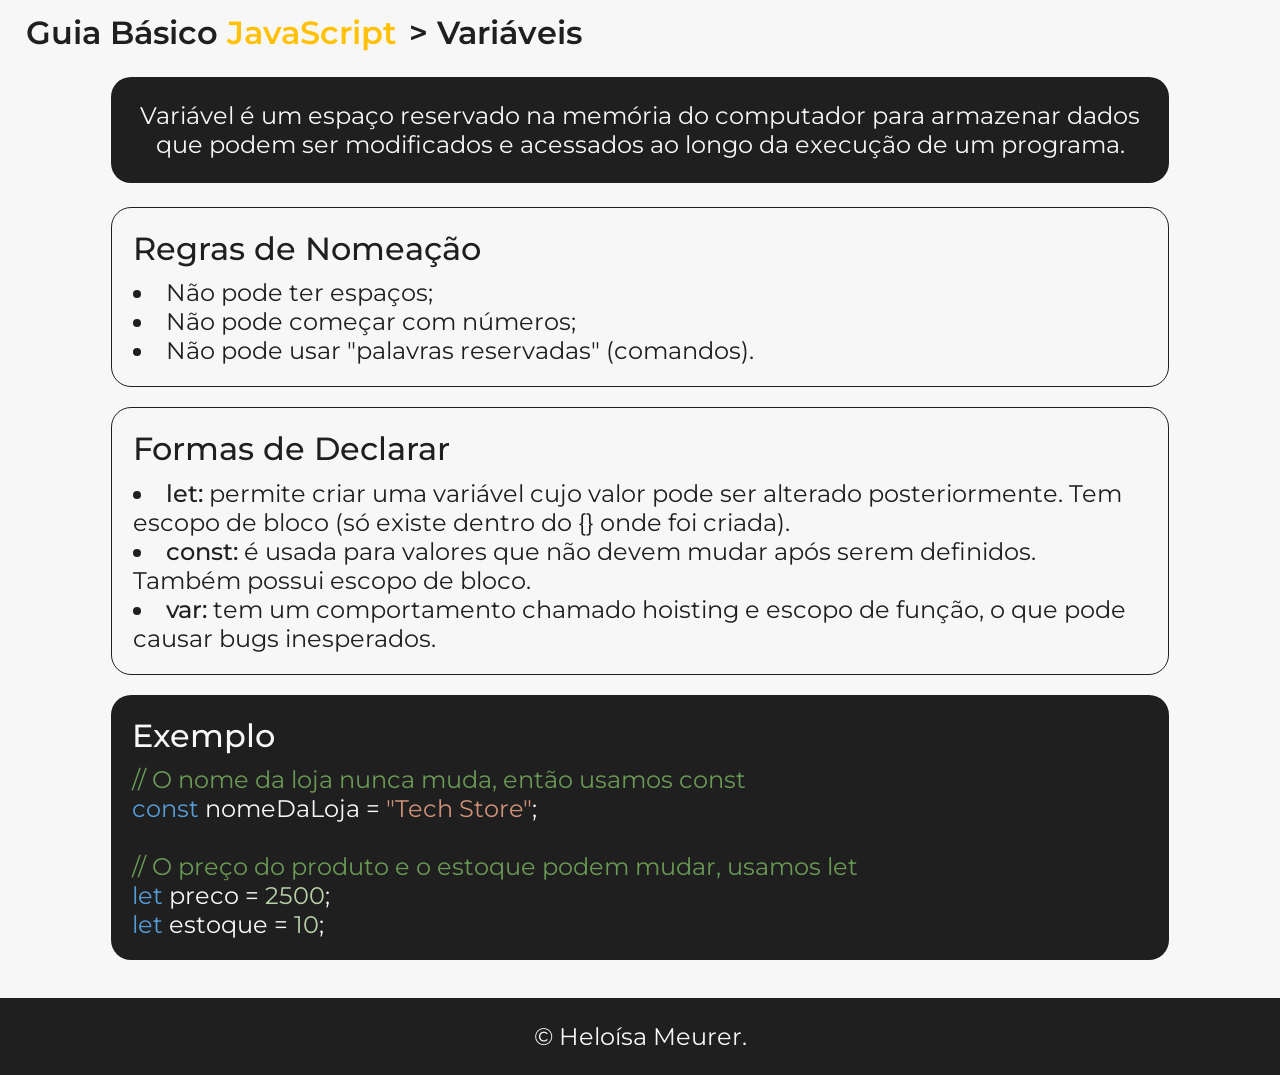
<file: pages/variaveis.html>
<!DOCTYPE html>
<html lang="pt-br">
<head>
    <meta charset="UTF-8">
    <meta http-equiv="X-UA-Compatible" content="IE=edge">
    <meta name="viewport" content="width=device-width, initial-scale=1.0">
    <title>Variáveis</title>
    <link rel="shortcut icon" href="../img/icon-java.png" type="image/x-icon">
    <link rel="stylesheet" href="../style/style2.css">
</head>
<body>
    <header class="cabecalho">
        <nav>
            <a href="../index.html" class="cabecalho-titulo-site">Guia Básico <span class="cabecalho-titulo-site-destaque">JavaScript</span></a>
        </nav>
        <h1 class="cabecalho-subtitulo-site">> Variáveis</h1>
    </header>
    <main class="apresentacao">
        <section class="apresentacao-sobre">
                <p>Variável é um espaço reservado na memória do computador para armazenar dados que podem ser modificados e acessados ao longo da execução de um programa.</p>
        </section>
        <section class="apresentacao-mais">
            <div class="apresentacao-conteudo-mais">
                <h2 class="apresentacao-conteudo-subtitulo">Regras de Nomeação</h2>
                <ul>
                    <li>Não pode ter espaços;</li>
                    <li>Não pode começar com números;</li>
                    <li>Não pode usar "palavras reservadas" (comandos).</li>
                </ul>
            </div>
            <div class="apresentacao-conteudo-mais">
                <h2 class="apresentacao-conteudo-subtitulo">Formas de Declarar</h2>
                <ul>
                    <li><strong>let:</strong> permite criar uma variável cujo valor pode ser alterado posteriormente. Tem escopo de bloco (só existe dentro do {} onde foi criada).</li>
                    <li><strong>const:</strong> é usada para valores que não devem mudar após serem definidos. Também possui escopo de bloco.</li>
                    <li><strong>var:</strong> tem um comportamento chamado hoisting e escopo de função, o que pode causar bugs inesperados.</li>
                </ul>
            </div>
            <div class="apresentacao-exemplo">
                <h2 class="apresentacao-conteudo-subtitulo">Exemplo</h2>
                <p class="apresentacao-exemplo-comentario">// O nome da loja nunca muda, então usamos const</p>
                <p><span class="apresentacao-exemplo-var">const</span> nomeDaLoja = <span class="apresentacao-exemplo-string">"Tech Store"</span>;</p>
                <br>
                <p class="apresentacao-exemplo-comentario">// O preço do produto e o estoque podem mudar, usamos let</p>
                <p><span class="apresentacao-exemplo-var">let</span> preco = <span class="apresentacao-exemplo-numero">2500</span>;<br><span class="apresentacao-exemplo-var">let</span> estoque = <span class="apresentacao-exemplo-numero">10</span>;</p>
            </div>
        </section>
    </main>
    <footer class="rodape">
        <a class="rodape-link" href="https://github.com/meeuurer">© Heloísa Meurer.</a>
    </footer>
    <script src="../script/script.js"></script>
</body>
</html>
</file>
<file: style/style.css>
@import url('https://fonts.googleapis.com/css2?family=Montserrat:ital,wght@0,100..900;1,100..900&display=swap');

:root {
    --cor-branco: #F7F7F7;
    --cor-preto: #1f1f1f;
    --cor-amarelo: #FFC107;

    --fonte-principal: 'Montserrat', sans-serif;
}

* {
    margin: 0;
    padding: 0;
}

body {
    font-family: var(--fonte-principal);
    font-size: 1.5rem;
    background-color: var(--cor-branco);
}

.cabecalho {
    padding: 2% 0% 2% 0%;
}

.cabecalho-menu {
    display: flex;
    justify-content: center;
    gap: 1.25rem;
    background-color: var(--cor-preto);
    border-radius: 1.25rem;
    margin: 1% 20%;
    padding: 1%;
}

.cabecalho-menu-link {
    color: var(--cor-branco);
    font-size: 1.5rem;
    font-weight: 600;
    text-decoration: none;
}

.cabecalho-menu-link:hover {
    color: var(--cor-amarelo);
}

.apresentacao {
    padding: 0% 15%;
    display: flex;
    align-items: center;
    justify-content: space-between;
    gap: 5rem;
}

.apresentacao-conteudo {
    display: flex;
    flex-direction: column;
    gap: 1.25rem;
}

.apresentacao-conteudo-titulo {
    font-size: 5rem;
    font-weight: 600;
    color: var(--cor-preto);
    text-align: center;
    padding: 0% 0% 2% 0%;
}

.apresentacao-conteudo-titulo-destaque {
    color: var(--cor-amarelo);
}

.apresentacao-conteudo-subtitulo {
    font-size: 2rem;
    color: var(--cor-preto);
}

.apresentacao-conteudo-texto {
    padding-top: 1%;
    color: var(--cor-preto);
}

.apresentacao-conteudo-convite {
    font-weight: 600;
    padding: 4% 0% 4% 0%;
    text-align: center;
}

div {
    border: 1px solid var(--cor-preto);
    border-radius: 1.25rem;
    padding: 2%;
}

.rodape {   
    padding: 1.5rem;
    text-align: center;
    background-color: var(--cor-preto);
}

.rodape-link {
    text-decoration: none;
    font-size: 1.5rem;
    font-weight: 400;
    color: #F7F7F7;
}
</file>
<file: style/style2.css>
@import url('https://fonts.googleapis.com/css2?family=Montserrat:ital,wght@0,100..900;1,100..900&display=swap');

:root {
    --cor-branco: #F7F7F7;
    --cor-preto: #1f1f1f;
    --cor-amarelo: #FFC107;
    --cor-comentario: #6A9955;
    --cor-var:#569CD6;
    --cor-var-outro: #9CDCFE;
    --cor-string: #CE9178;
    --cor-numero: #B5CEA8;
    --cor-comando:#C586C0;

    --fonte-principal: 'Montserrat', sans-serif;
}

* {
    margin: 0;
    padding: 0;
}

body {
    font-family: var(--fonte-principal);
    font-size: 1.5rem;
    font-weight: 400;
    color: var(--cor-preto);
    background-color: var(--cor-branco);
}

.cabecalho {
    margin-left: 1%;
    padding: 1%;
    display: flex;
}

.cabecalho-titulo-site {
    font-size: 2rem;
    font-weight: 600;
    color: var(--cor-preto);
    text-decoration: none;
}

.cabecalho-titulo-site-destaque {
    color: var(--cor-amarelo);
}

.cabecalho-subtitulo-site {
    font-size: 2rem;
    font-weight: 600;
    margin-left: 1%;
}

.apresentacao {
    padding: 0% 3% 2% 3%;
    display: flex;
    flex-direction: column;
}

.apresentacao-sobre {
    background-color: var(--cor-preto);
    color: var(--cor-branco);
    border-radius: 1.25rem;
    padding: 2%;
    margin: 1% 6%;
    text-align: center;
}

.apresentacao-mais {
    display: flex;
    flex-direction: column;
    margin: 1% 6%;
    gap: 1.25rem;
}

.apresentacao-conteudo-mais {
    border: 1px solid var(--cor-preto);
    border-radius: 1.25rem;
    padding: 2%;
    list-style-position: inside;
}

.apresentacao-conteudo-subtitulo {
    font-size: 2rem;
    font-weight: 500;
    margin-bottom: 1%;
}

.apresentacao-exemplo {
    border-radius: 1.25rem;
    padding: 2%;
    background-color: var(--cor-preto);
    color: var(--cor-branco);
}

.apresentacao-exemplo-comentario {
    color: var(--cor-comentario);
}

.apresentacao-exemplo-var {
    color: var(--cor-var)
}

.apresentacao-exemplo-string {
    color: var(--cor-string);
}

.apresentacao-exemplo-numero {
    color: var(--cor-numero);
}

.apresentacao-exemplo-var-outro {
    color: var(--cor-var-outro);
}

.apresentacao-exemplo-comando {
    color: var(--cor-comando);
}

input[type=button] {
    border: none;
    border-radius: 0.3rem;
    padding: 0.7%;
    margin-top: 2%;
    cursor: pointer;
    background-color: var(--cor-branco);
    color: var(--cor-preto);
    font-family: var(--fonte-principal);
    font-weight: 500;
}

input[type=button]:hover {
    background-color: var(--cor-amarelo);
}

strong {
    font-weight: 500;
}

.rodape { 
    padding: 1.5rem;
    text-align: center;
    background-color: var(--cor-preto);
}

.rodape-link {
    text-decoration: none;
    font-size: 1.5rem;
    font-weight: 400;
    color: var(--cor-branco);
}
</file>
